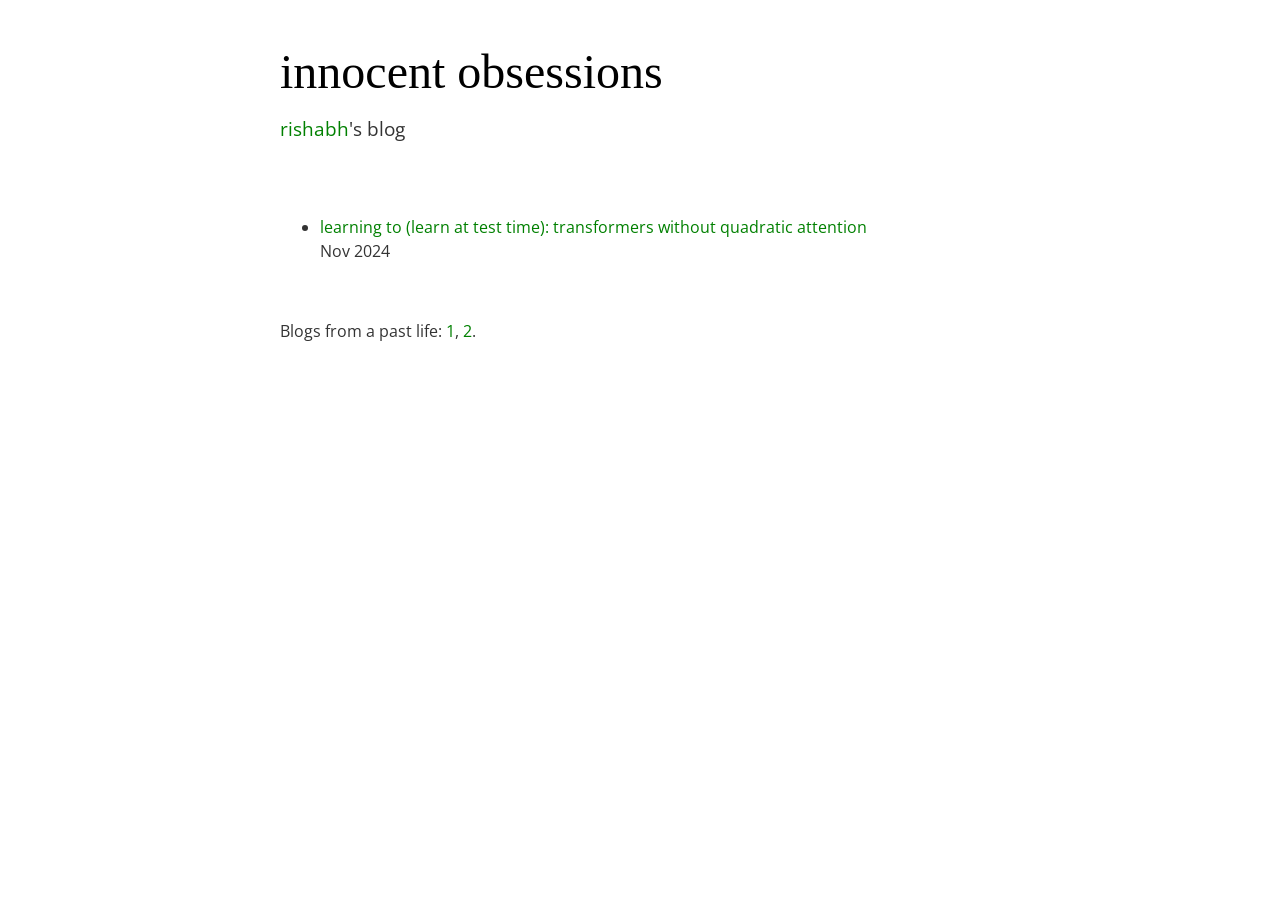
<file: blog.html>
<!DOCTYPE html>
<html>

<head>

<meta charset="UTF-8">
<meta name="viewport" content="width=device-width, initial-scale=1.0">
<link rel="stylesheet" href="style.css">
<title>innocent obsessions</title>
<link rel="icon" href="data:image/svg+xml,<svg xmlns=%22http://www.w3.org/2000/svg%22 viewBox=%220 0 100 100%22><text y=%22.9em%22 font-size=%2290%22>🌀</text></svg>">
</head>

<body>

<h1>innocent obsessions</h1>
<h3><a href="index.html">rishabh</a>'s blog</h3>

<ul>
<li>
<a href="blog/2024-11-10_ttt.html">learning to (learn at test time): transformers without quadratic attention</a>
<br>
Nov 2024
</li>
</ul>

<br>

<p>
Blogs from a past life: <a href="https://encyar.wordpress.com">1</a>, <a href="https://ranjanrishabh.blogspot.com">2</a>.
</p>


</body>

</html>
</file>
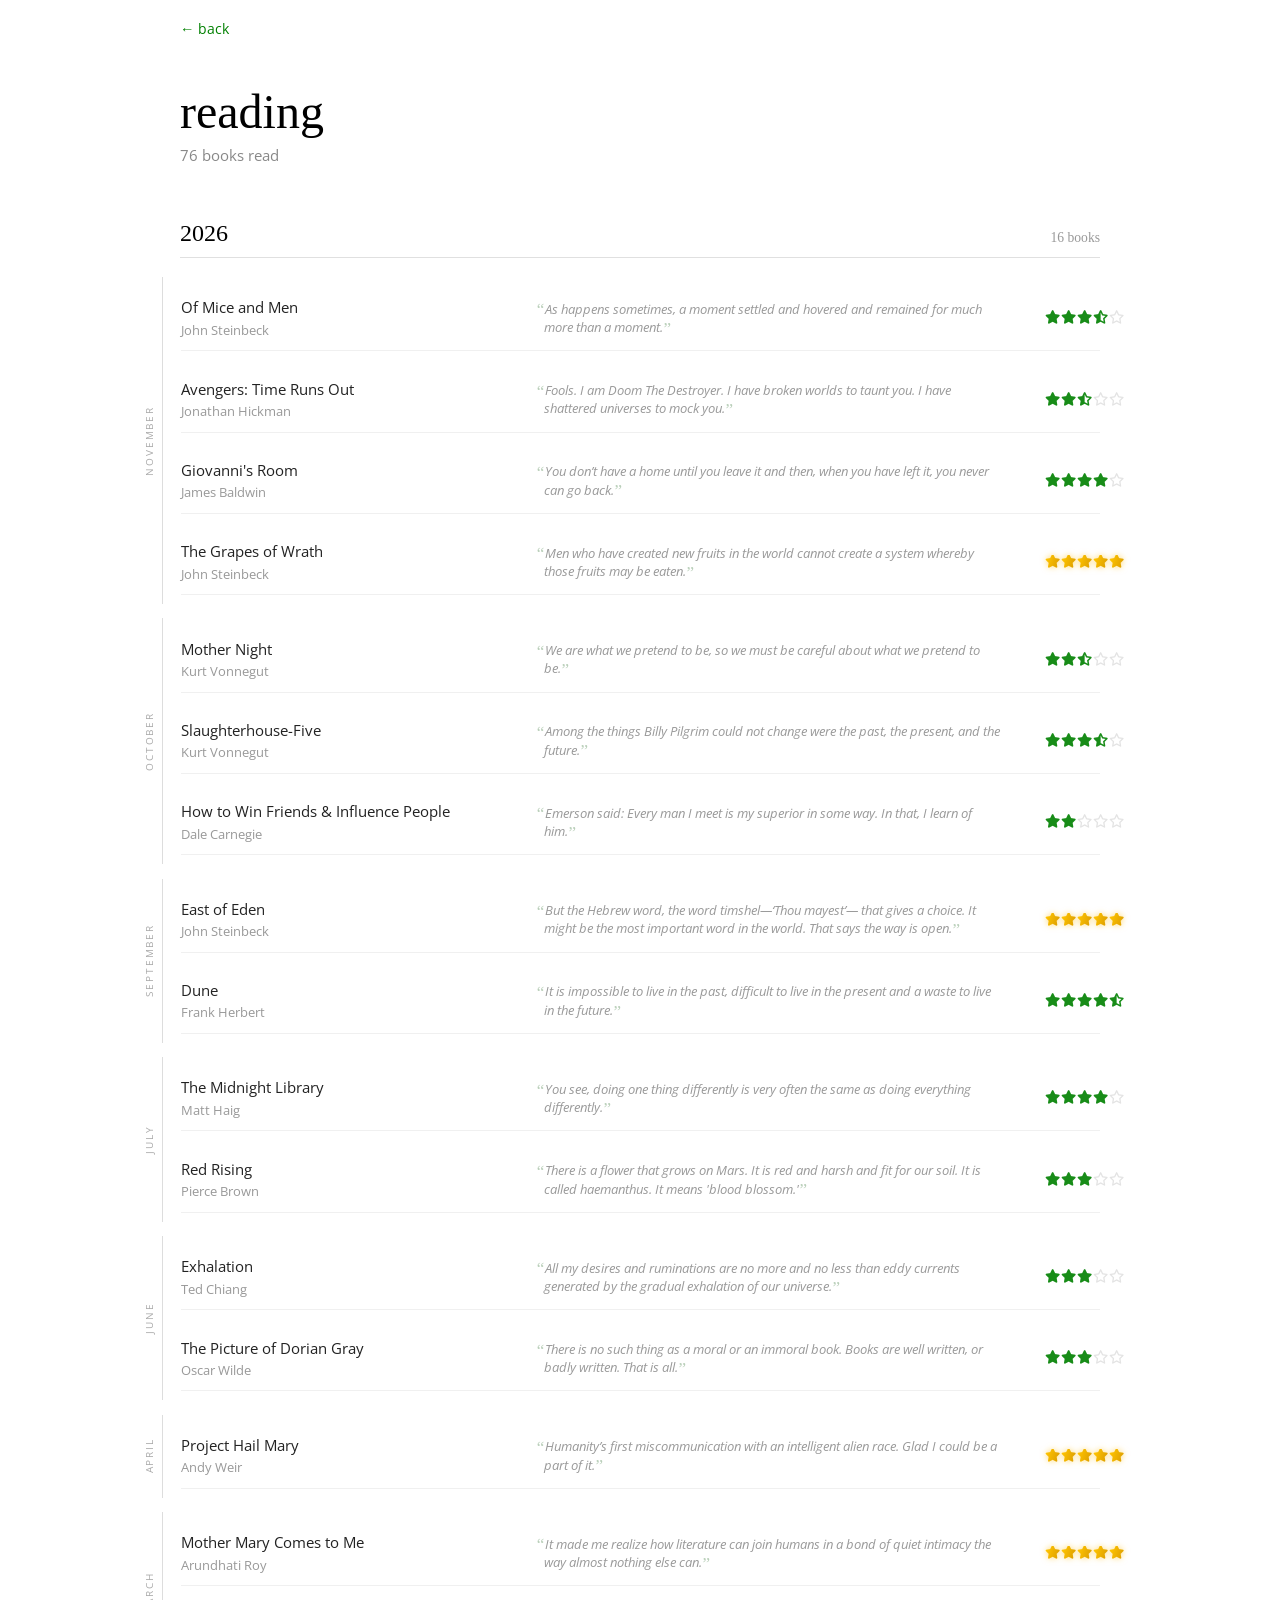
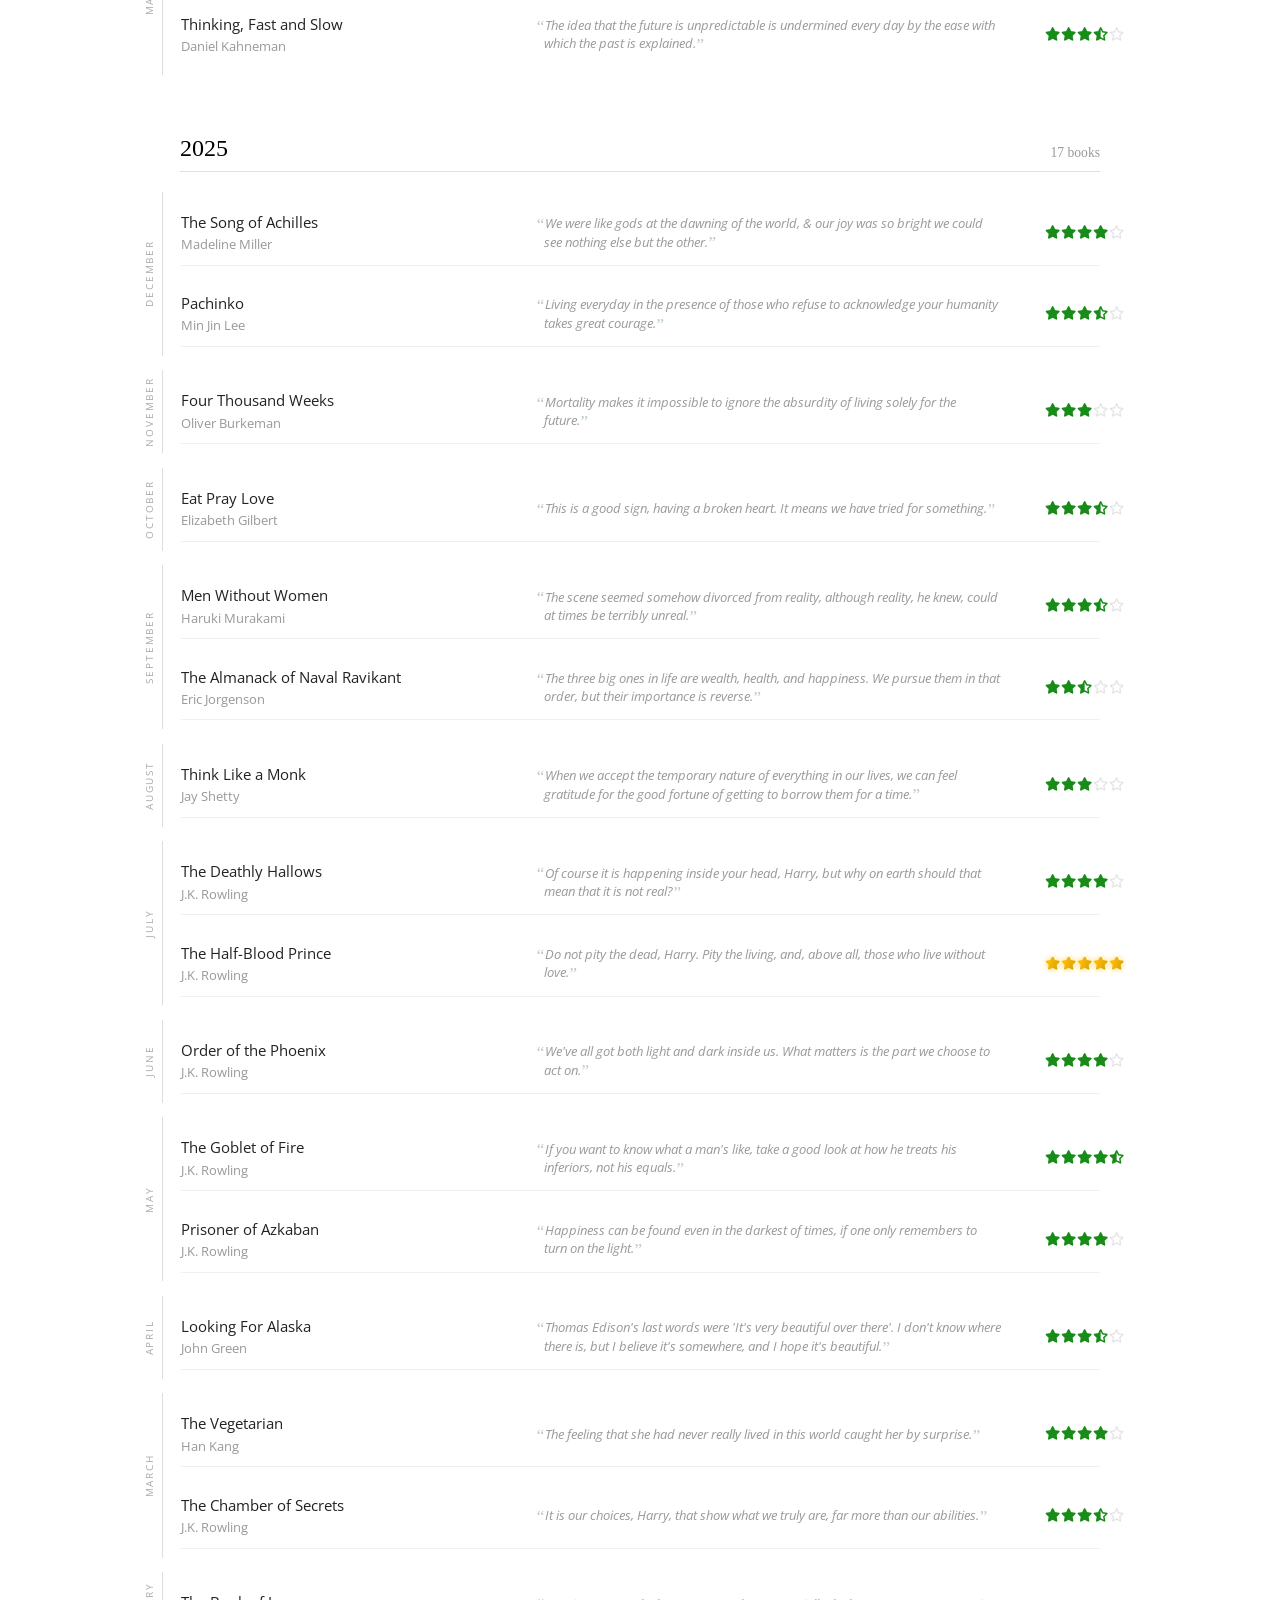
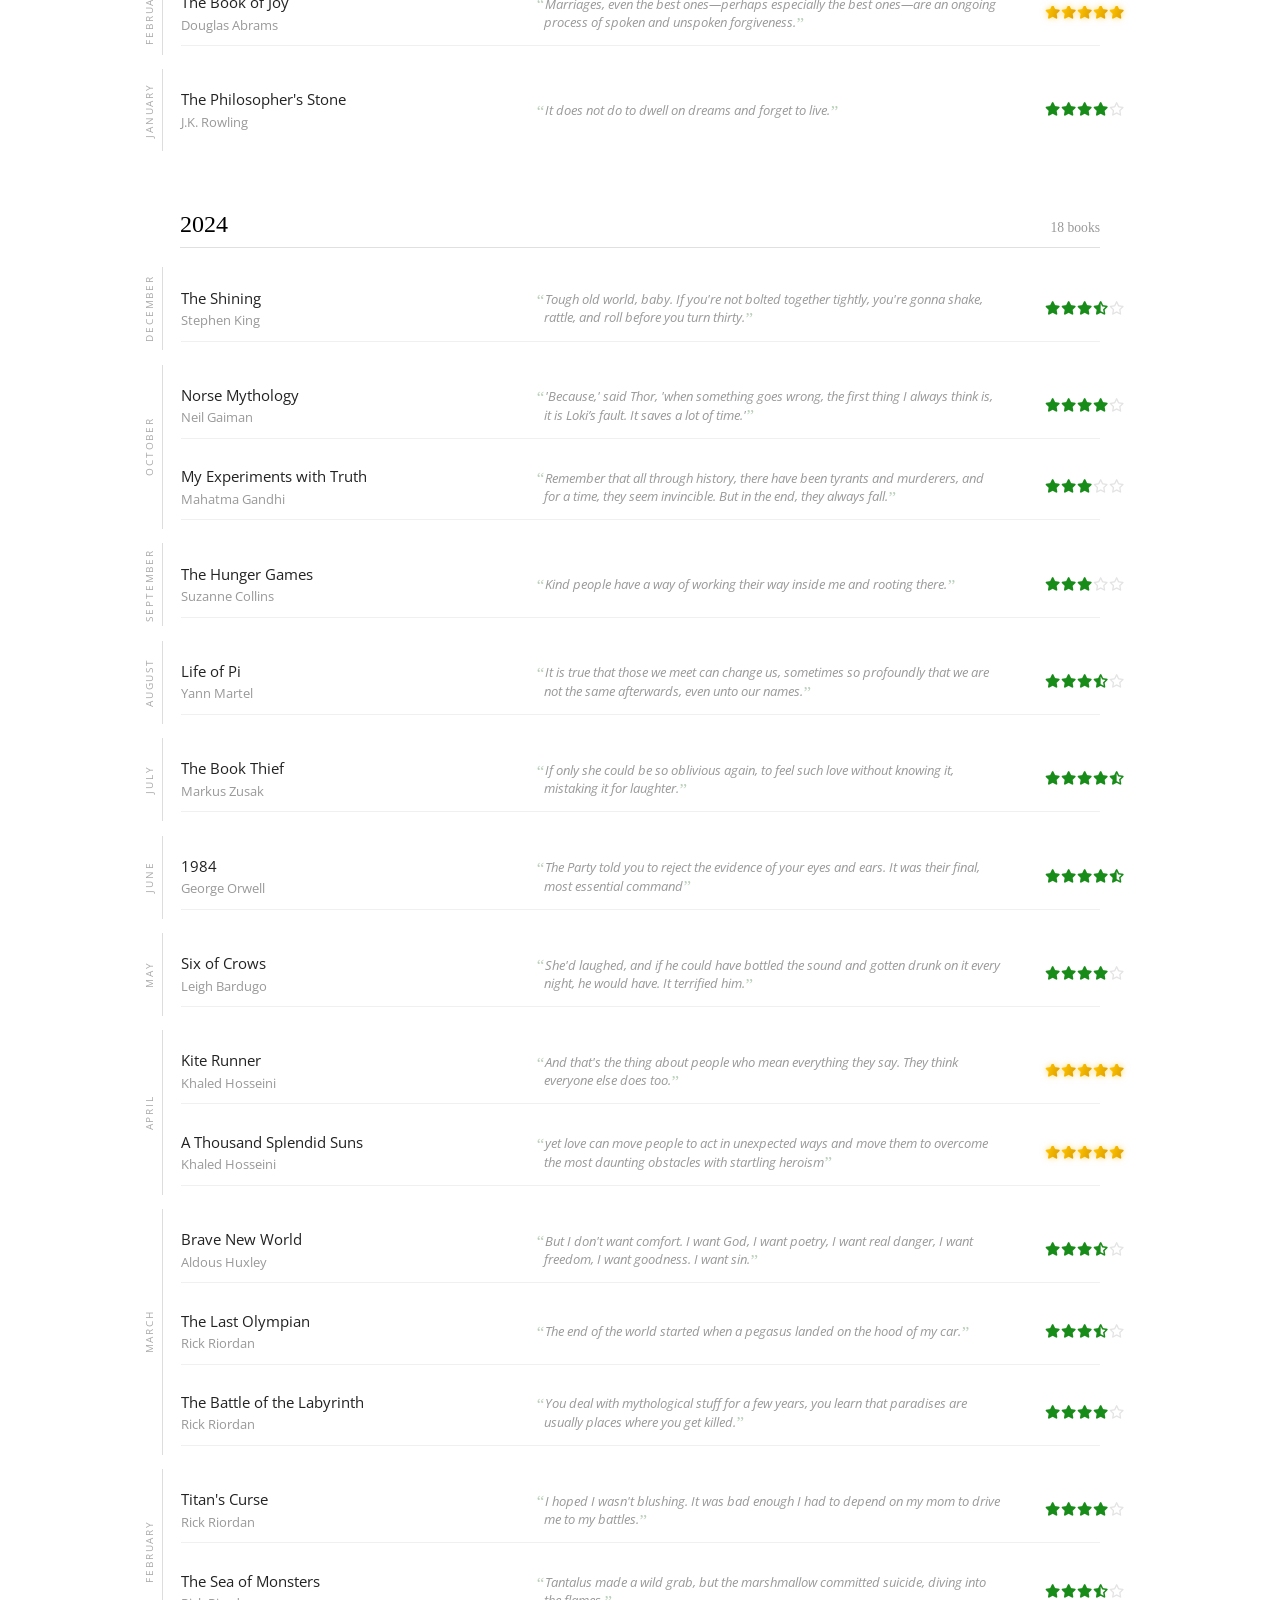
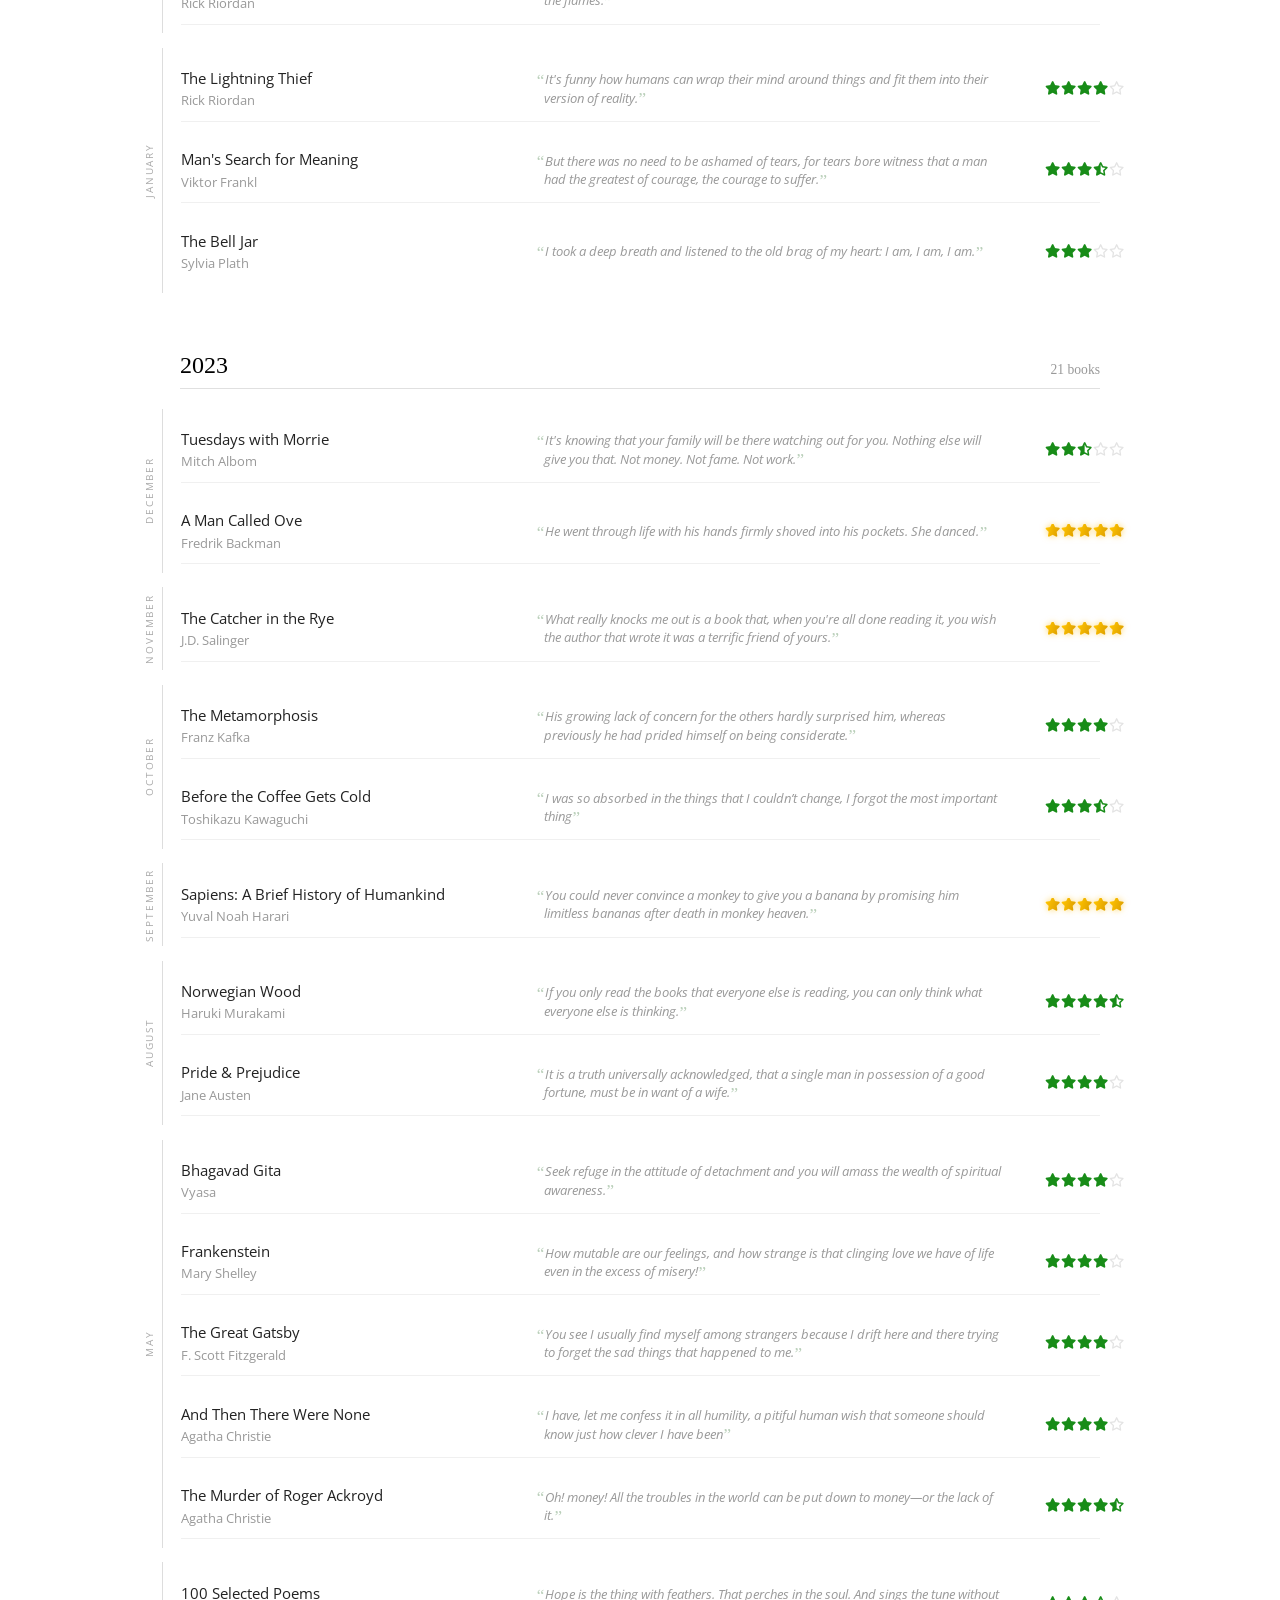
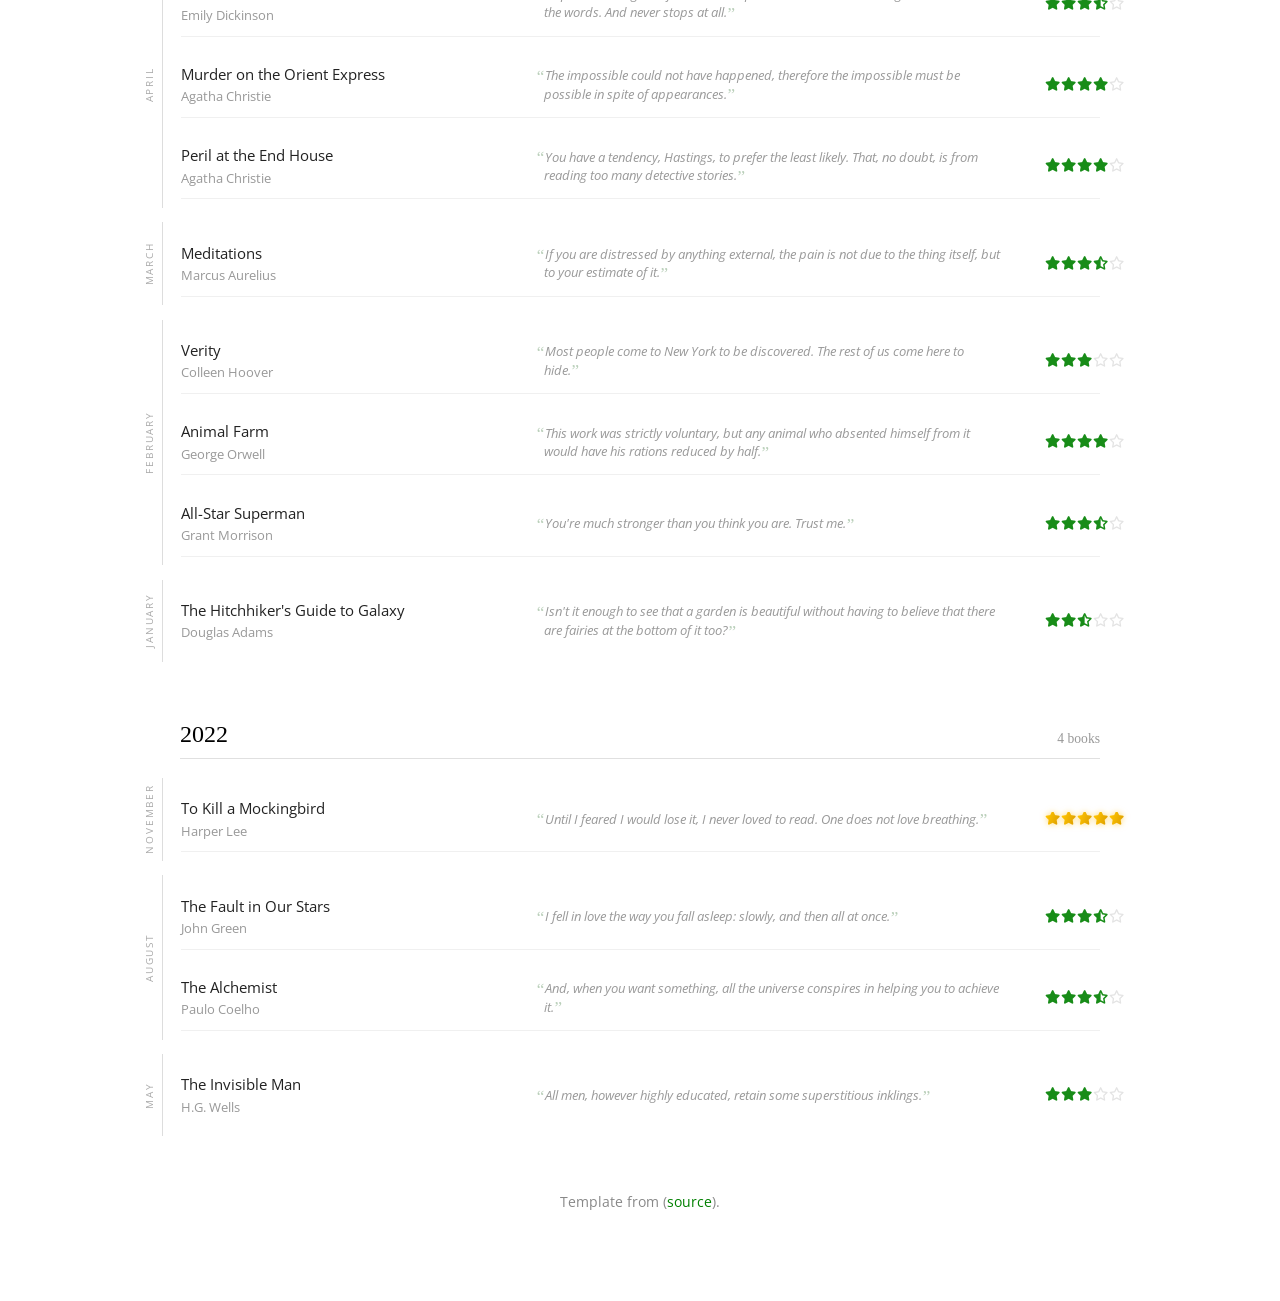
<file: reading.html>
<!DOCTYPE html>
<html>

<head>
<meta charset="UTF-8">
<meta name="viewport" content="width=device-width, initial-scale=1.0">
<link rel="stylesheet" href="style.css">
<link rel="stylesheet" href="https://cdnjs.cloudflare.com/ajax/libs/font-awesome/6.5.0/css/all.min.css">
<title>Reading — Manan Agarwal</title>
<link rel="icon" href="data:image/svg+xml,<svg xmlns=%22http://www.w3.org/2000/svg%22 viewBox=%220 0 100 100%22><text y=%22.9em%22 font-size=%2290%22>🌀</text></svg>">
<style>
  body { max-width: 920px; }

  .back-link {
    display: inline-block;
    margin-bottom: 1rem;
    font-size: 0.9rem;
  }

  .subtitle {
    color: #888;
    font-size: 0.95rem;
    margin-top: -0.5rem;
    margin-bottom: 2.5rem;
  }

  .year-heading {
    font-family: Palatino, "Palatino Linotype", "Palatino LT STD", "Book Antiqua", Cambria, Georgia, serif;
    font-size: 1.5rem;
    font-weight: normal;
    color: #000;
    margin-top: 2.4rem;
    margin-bottom: 0.75rem;
    padding-top: 0.6rem;
    padding-bottom: 0.3rem;
    border-bottom: 1px solid #e0e0e0;
    display: flex;
    justify-content: space-between;
    align-items: baseline;

    /* stay pinned at the top while scrolling through the year */
    position: sticky;
    top: 0;
    z-index: 2;
    background: #fff;
    /* also cover the margins, where month labels and stars hang */
    box-shadow: -3rem 0 0 #fff, 2rem 0 0 #fff;
  }

  .year-count {
    font-size: 0.85rem;
    color: #999;
  }

  .book-list {
    list-style: none;
    padding: 0;
    margin: 0;
    flex: 1;
    min-width: 0;
  }

  .month-group {
    display: flex;
    align-items: stretch;
  }


  /* on wide screens, hang the month column in the left margin so the
     book rows keep the full page width (label 1.6rem + gap 1.1rem) */
  @media (min-width: 1020px) {
    .month-group {
      margin-left: -2.7rem;
    }

    /* push the stars right into the margin: the gap before them is
       balanced by the negative right margin, so quotes keep their width */
    .book-item .book-rating {
      margin-left: 1.5rem;
      margin-right: -1.5rem;
    }

    /* stretch the hover tint to cover the stars too */
    .book-list .book-item::before {
      right: -2.1rem;
    }
  }

  .month-label {
    flex-shrink: 0;
    width: 1.6rem;
    margin: 0.45rem 1.1rem 0.45rem 0;
    border-right: 1px solid #ddd;
    display: flex;
    align-items: center;
    justify-content: center;
    overflow: hidden;
  }

  .month-label span {
    writing-mode: vertical-rl;
    transform: rotate(180deg); /* read bottom-to-top, facing the books */
    text-transform: uppercase;
    font-size: 0.65rem;
    letter-spacing: 0.18em;
    color: #aaa;
    white-space: nowrap;
  }

  .month-group:hover .month-label {
    border-right-color: green;
  }

  .month-group:hover .month-label span {
    color: green;
  }

  .book-item {
    position: relative;
    display: flex;
    align-items: center;
    gap: 0.75rem;
    padding: 0.65rem 0;
    border-bottom: 1px solid #f0f0f0;
    isolation: isolate;
  }

  /* every divider belongs to the row above it (including the one between
     months), so the cursor is always over some row and the tint never gaps */
  .month-group:last-child .book-item:last-child {
    border-bottom: none;
  }

  /* faint green tint behind the row under the cursor; it also covers the
     row's own divider so neighbouring rows' tints meet with no gap */
  .book-item::before {
    content: '';
    position: absolute;
    top: 0;
    bottom: -1px;
    left: -0.6rem;
    right: -0.6rem;
    z-index: -1;
    border-radius: 6px;
    background: rgba(0, 128, 0, 0.045);
    opacity: 0;
  }

  .book-item:hover::before {
    opacity: 1;
  }

  .book-title-block {
    flex: 1.5;
    min-width: 0;
    display: flex;
    flex-direction: column;
    gap: 0.1rem;
  }

  .book-title {
    font-size: 0.95rem;
    color: #222;
  }


  .book-author {
    font-size: 0.8rem;
    color: #999;
  }

  .book-rating {
    flex-shrink: 0;
    margin-left: 0.75rem;
    display: flex;
    align-items: center;
    gap: 0.35rem;
  }

  .stars {
    display: inline-flex;
    gap: 1px;
    align-items: center;
    line-height: 1;
  }

  .star {
    color: #e0e0e0;
    font-size: 0.85rem;
    display: inline-block;
    position: relative;
    opacity: 0.9;
  }

  .star.full,
  .star.half {
    color: green;
  }

  /* 5-star books: gold stars with a soft glow, shimmer on hover */
  .stars.perfect {
    filter: drop-shadow(0 0 3px rgba(255, 185, 0, 0.55));
  }

  .stars.perfect .star {
    opacity: 1;
    color: transparent;
    background: linear-gradient(110deg,
      #d99a00 0%, #ffc400 35%, #fff4b8 50%, #ffc400 65%, #d99a00 100%);
    background-size: 300% 100%;
    background-position: 100% 0;
    -webkit-background-clip: text;
    background-clip: text;
  }

  .book-item:hover .stars.perfect .star {
    animation: shimmer 0.9s ease-in-out;
  }

  .book-item:hover .stars.perfect .star:nth-child(2) { animation-delay: 0.06s; }
  .book-item:hover .stars.perfect .star:nth-child(3) { animation-delay: 0.12s; }
  .book-item:hover .stars.perfect .star:nth-child(4) { animation-delay: 0.18s; }
  .book-item:hover .stars.perfect .star:nth-child(5) { animation-delay: 0.24s; }

  @keyframes shimmer {
    from { background-position: 100% 0; }
    to   { background-position: 0% 0; }
  }

  @media (prefers-reduced-motion: reduce) {
    .book-item:hover .stars.perfect .star { animation: none; }
  }


  .book-quote {
    flex: 2;
    font-size: 0.82rem;
    color: #999;
    font-style: italic;
    min-width: 0;
    padding: 0 0.5rem;
    line-height: 1.4;
  }

  /* serif quote marks, slightly larger and tinted; they don't change line height */
  .qm {
    font-family: Georgia, "Times New Roman", serif;
    font-style: normal;
    font-size: 1.3em;
    line-height: 0;
    vertical-align: -0.1em;
    color: #b9cfb9;
  }

  /* hanging punctuation: the opening mark sits just outside the text's left edge */
  .qm-open {
    margin-left: -0.42em;
    margin-right: 0.04em;
  }

  .qm-close {
    margin-left: 0.04em;
  }

  .book-item:hover .qm {
    color: green;
  }


  @media (max-width: 620px) {
    .book-quote { display: none; }
    .book-item { gap: 0.5rem; }
  }
</style>
</head>

<body>

<a class="back-link" href="index.html">← back</a>

<h1>reading</h1>

<p class="subtitle" id="subtitle"></p>

<div id="reading-list"></div>

<footer>
Template from
(<a href="https://github.com/rishabh-ranjan/rishabh-ranjan.github.io">source</a>).
</footer>

<br>
<br>
<br>

<script>
function parseCSV(text) {
  const rows = [];
  let i = 0;
  while (i < text.length) {
    const row = [];
    while (i < text.length && text[i] !== '\n') {
      if (text[i] === '"') {
        i++;
        let cell = '';
        while (i < text.length) {
          if (text[i] === '"' && text[i + 1] === '"') { cell += '"'; i += 2; }
          else if (text[i] === '"') { i++; break; }
          else { cell += text[i++]; }
        }
        row.push(cell);
        if (text[i] === ',') i++;
      } else {
        let cell = '';
        while (i < text.length && text[i] !== ',' && text[i] !== '\n') {
          cell += text[i++];
        }
        row.push(cell.trim());
        if (text[i] === ',') i++;
      }
    }
    if (text[i] === '\n') i++;
    if (row.length > 1 || row[0]) rows.push(row);
  }
  return rows;
}

function makeStars(score) {
  const filled = Math.floor(score);
  const hasHalf = (score % 1) >= 0.5;
  let html = score === 5 ? '<span class="stars perfect" title="favourite">' : '<span class="stars">';
  for (let i = 1; i <= 5; i++) {
    if (i <= filled) html += '<i class="fas fa-star star full"></i>';
    else if (i === filled + 1 && hasHalf) html += '<i class="fas fa-star-half-alt star half"></i>';
    else html += '<i class="far fa-star star empty"></i>';
  }
  html += '</span>';
  return html;
}

fetch('reading.csv')
  .then(r => r.text())
  .then(text => {
    const rows = parseCSV(text);
    const headers = rows[0];
    const idx = {
      name:     headers.indexOf('Name'),
      author:   headers.indexOf('Author'),
      finished: headers.indexOf('Finished'),
      score:    headers.indexOf('Score'),
      quote:    headers.indexOf('Quote'),
    };

    const done = rows.slice(1)
      .filter(r => r[idx.finished] && r[idx.score])
      .map(r => ({
        name:   r[idx.name],
        author: r[idx.author].trim(),
        score:  parseFloat(r[idx.score]),
        quote:  idx.quote >= 0 ? (r[idx.quote] || '') : '',
        year:   new Date(r[idx.finished]).getFullYear(),
        date:   new Date(r[idx.finished]),
      }))
      .filter(r => !isNaN(r.year))
      .sort((a, b) => b.date - a.date);

    const byYear = {};
    done.forEach(b => {
      if (!byYear[b.year]) byYear[b.year] = [];
      byYear[b.year].push(b);
    });

    document.getElementById('subtitle').textContent = done.length + ' books read';

    const years = Object.keys(byYear).map(Number).sort((a, b) => b - a);
    const container = document.getElementById('reading-list');

    years.forEach(year => {
      // each year is its own section, so its sticky heading is pushed
      // off the top by the next year's heading
      const section = document.createElement('section');
      section.className = 'year-section';
      container.appendChild(section);

      const heading = document.createElement('div');
      heading.className = 'year-heading';
      const n = byYear[year].length;
      heading.innerHTML = year +
        '<span class="year-count">' + n + (n === 1 ? ' book' : ' books') + '</span>';
      section.appendChild(heading);

      // group this year's books by month (books are already sorted newest first)
      const months = [];
      byYear[year].forEach(book => {
        const m = book.date.getMonth();
        if (!months.length || months[months.length - 1].month !== m) {
          months.push({ month: m, books: [] });
        }
        months[months.length - 1].books.push(book);
      });

      months.forEach(group => {
        const wrap = document.createElement('div');
        wrap.className = 'month-group';

        const ul = document.createElement('ul');
        ul.className = 'book-list';

        group.books.forEach(book => {
          const li = document.createElement('li');
          li.className = 'book-item';
          li.innerHTML =
            '<div class="book-title-block">' +
              '<span class="book-title">' + book.name + '</span>' +
              '<span class="book-author">' + book.author + '</span>' +
            '</div>' +
            '<span class="book-quote">' + (book.quote
              ? '<span class="qm qm-open">“</span>' + book.quote + '<span class="qm qm-close">”</span>'
              : '') + '</span>' +
            '<span class="book-rating">' +
              makeStars(book.score) +
            '</span>';
          ul.appendChild(li);
        });

        const label = document.createElement('div');
        label.className = 'month-label';
        const full = MONTHS[group.month];
        label.innerHTML = '<span>' + full + '</span>';
        label.dataset.short = full.slice(0, 3);

        wrap.appendChild(label);
        wrap.appendChild(ul);
        section.appendChild(wrap);
      });
    });

    fitMonthLabels();
    window.addEventListener('resize', fitMonthLabels);
  });

const MONTHS = ['January', 'February', 'March', 'April', 'May', 'June', 'July',
  'August', 'September', 'October', 'November', 'December'];

// use the 3-letter month name wherever the full name is taller than its group of books
function fitMonthLabels() {
  document.querySelectorAll('.month-label').forEach(label => {
    const span = label.firstChild;
    if (!label.dataset.full) label.dataset.full = span.textContent;
    span.textContent = label.dataset.full;
    if (span.offsetHeight > label.clientHeight - 8) {
      span.textContent = label.dataset.short;
    }
  });
}
</script>

</body>

</html>
</file>
<file: style.css>
@import url('https://fonts.googleapis.com/css2?family=Open+Sans:ital,wght@0,300;0,400;0,500;0,600;0,700;0,800;1,300;1,400;1,500;1,600;1,700;1,800&display=swap');

body {
	color: #333;
	font-family: "Open Sans", sans-serif;
	line-height: 1.5;
	max-width: 720px;
	margin: auto;
	padding: 1em;
}

#profile_pic {
	float: right;
	width: 150px;
	height: 150px;
	object-fit: cover;
	object-position: center 30%;
}

h1, h2 {
	color: #000;
	font-family: Palatino, "Palatino Linotype", "Palatino LT STD", "Book Antiqua", Cambria, Georgia, serif;
	font-weight: normal;
}

h1 {
	font-size: 3rem;
	margin-top: 2.0rem;
	margin-bottom: 1.0rem;
	line-height: 1.0;
}

h2 {
	font-size: 2rem;
	margin-top: 3rem;
	margin-bottom: 0.5rem;
}

h3 {
	font-weight: normal;
	margin-bottom: 4.5rem;
}

th {
	padding: 0 1rem;
	text-align: right;
	font-weight: 600;
}

li {
	margin: 1rem 0;
}

a {
	color: green;
	text-decoration: none;
	/* border-bottom: solid 1px; */
}

a:active, a:focus, a:hover {
	border-bottom: solid 2px;
}

a:visited {
	color: green;
}

u {
	text-decoration: none;
	border-bottom: 1px solid black;
}

b {
	font-weight: 600;
}

footer {
	margin-top: 3rem;
	color: #888;
	font-size: 0.9rem;
	text-align: center;
}
</file>
